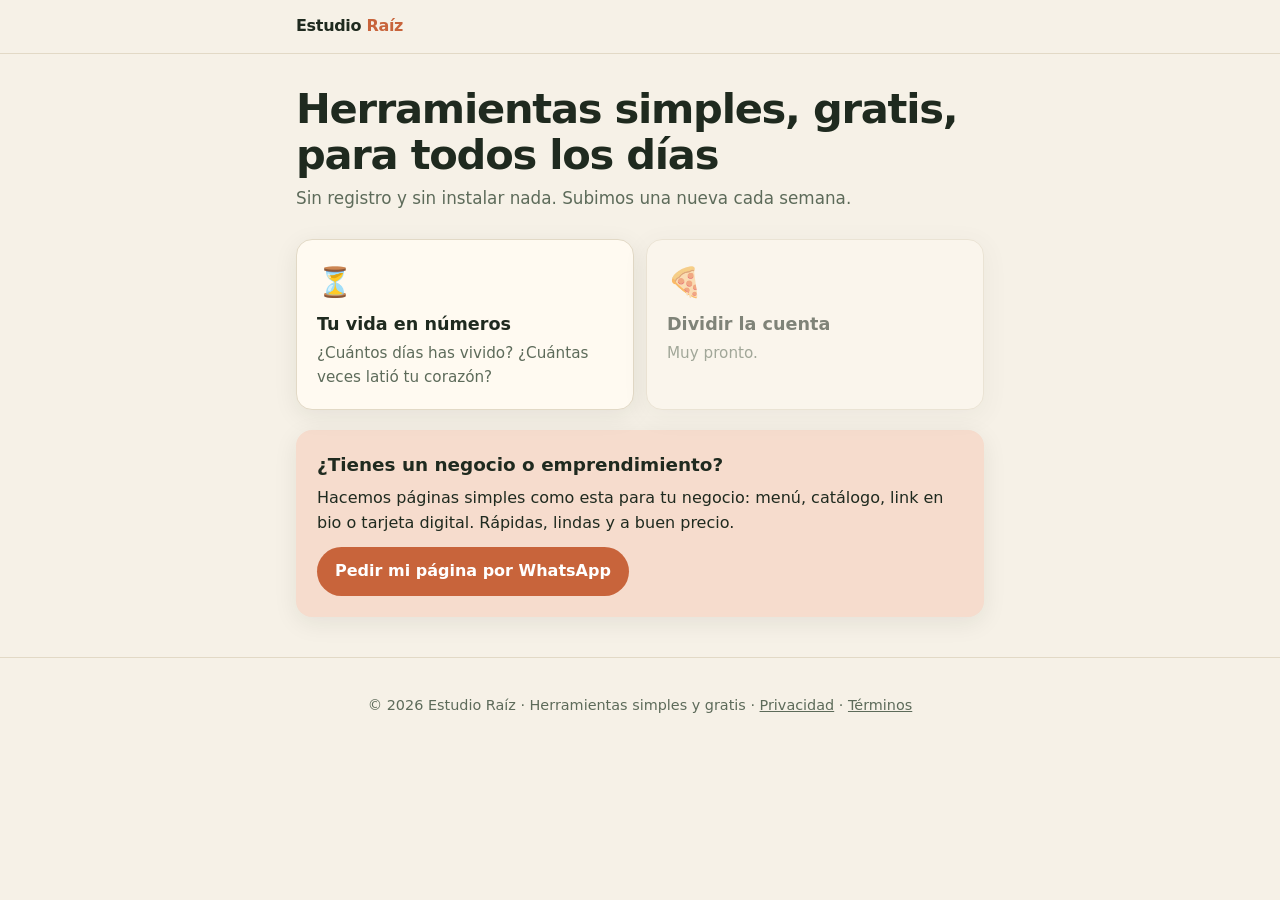
<file: index.html>
<!doctype html>
<html lang="es">
<head>
  <meta charset="utf-8">
  <meta name="viewport" content="width=device-width, initial-scale=1">
  <title>Estudio Raíz | Herramientas simples y gratis para el día a día</title>
  <meta name="description" content="Calculadoras, tests y utilidades gratis para el día a día. Sin registro, sin instalar nada. Una herramienta nueva cada semana.">
  <meta property="og:title" content="Estudio Raíz — herramientas simples y gratis">
  <meta property="og:description" content="Calculadoras, tests y utilidades gratis para el día a día.">
  <meta name="theme-color" content="#2f5d3a">
  <link rel="stylesheet" href="assets/raiz.css">
  <style>
    .tools { display: grid; gap: 12px; grid-template-columns: 1fr; margin: 20px 0; }
    @media (min-width: 560px) { .tools { grid-template-columns: 1fr 1fr; } }
    .tool { display: block; text-decoration: none; color: var(--ink); margin: 0; }
    .tool:hover { border-color: var(--accent); }
    .tool .ico { font-size: 1.8rem; }
    .tool h2 { font-size: 1.1rem; margin: 6px 0 4px; }
    .tool p { margin: 0; color: var(--muted); font-size: .95rem; }
    .tool.soon { opacity: .55; pointer-events: none; }
  </style>
</head>
<body>
  <header class="raiz-header">
    <div class="wrap"><a class="raiz-logo" href="./">Estudio <span>Raíz</span></a></div>
  </header>

  <main class="wrap">
    <section class="hero">
      <h1>Herramientas simples, gratis, para todos los días</h1>
      <p>Sin registro y sin instalar nada. Subimos una nueva cada semana.</p>
    </section>

    <!-- HERRAMIENTAS: agrega una tarjeta por cada página nueva (la más nueva primero) -->
    <section class="tools">
      <a class="card tool" href="tu-vida-en-numeros/">
        <div class="ico">⏳</div>
        <h2>Tu vida en números</h2>
        <p>¿Cuántos días has vivido? ¿Cuántas veces latió tu corazón?</p>
      </a>
      <div class="card tool soon" aria-disabled="true">
        <div class="ico">🍕</div>
        <h2>Dividir la cuenta</h2>
        <p>Muy pronto.</p>
      </div>
    </section>

    <div id="raiz-follow"></div>
    <div id="raiz-sell"></div>
  </main>

  <footer id="raiz-footer"></footer>
  <script src="assets/config.js"></script>
  <script src="assets/raiz.js"></script>
</body>
</html>
</file>
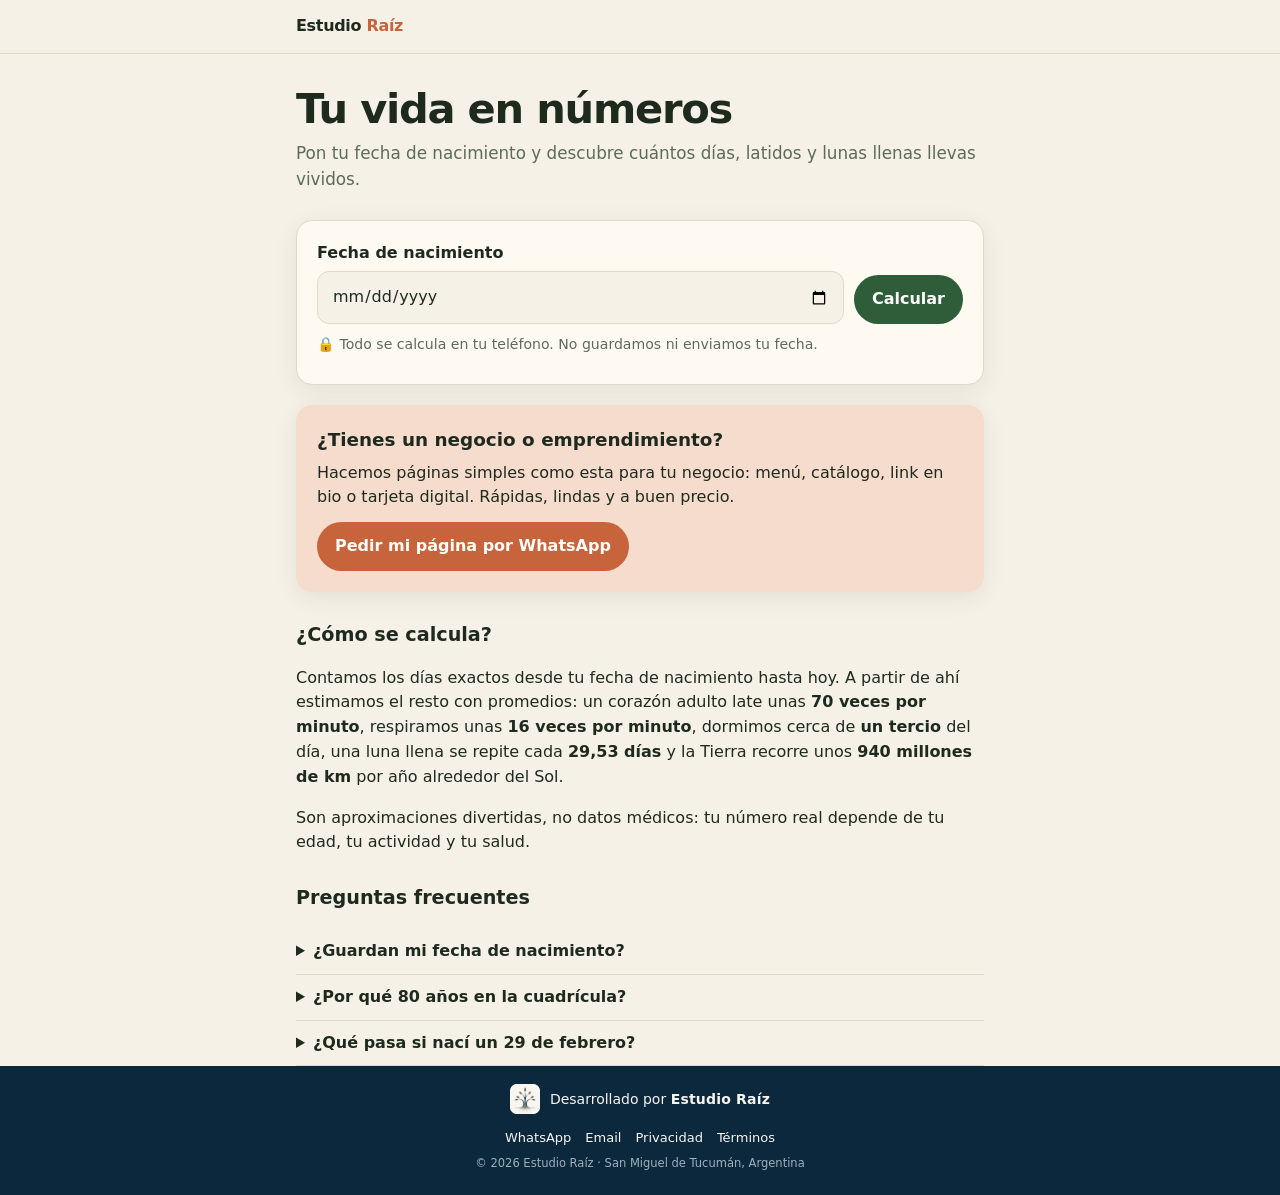
<file: tu-vida-en-numeros/index.html>
<!doctype html>
<html lang="es">
<head>
  <meta charset="utf-8">
  <meta name="viewport" content="width=device-width, initial-scale=1">
  <title>Tu vida en números: ¿cuántos días has vivido? | Estudio Raíz</title>
  <meta name="description" content="Pon tu fecha de nacimiento y descubre cuántos días, horas y latidos llevas vividos, cuántas lunas llenas viste y cuántos km viajaste alrededor del Sol. Gratis.">
  <meta property="og:type" content="website">
  <meta property="og:title" content="Tu vida en números">
  <meta property="og:description" content="¿Cuántos días has vivido? ¿Cuántas veces latió tu corazón? Descúbrelo gratis en 5 segundos.">
  <meta name="twitter:card" content="summary_large_image">
  <meta name="theme-color" content="#2f5d3a">
  <meta name="author" content="Estudio Raíz">
  <link rel="canonical" href="https://mi-vida-en-numeros.vercel.app/tu-vida-en-numeros/">
  <link rel="icon" href="../assets/tu-vida-en-numeros.svg" type="image/svg+xml">
  <link rel="stylesheet" href="../assets/raiz.css">
  <style>
    .stats { display: grid; grid-template-columns: repeat(2, 1fr); gap: 10px; }
    @media (min-width: 560px) { .stats { grid-template-columns: repeat(3, 1fr); } }
    .stat { background: var(--bg); border: 1px solid var(--line); border-radius: 12px; padding: 12px; }
    .stat b { display: block; font-size: 1.35rem; letter-spacing: -.02em; font-variant-numeric: tabular-nums; }
    .stat span { color: var(--muted); font-size: .88rem; }
    .big { text-align: center; padding: 8px 0 16px; }
    .big .n { font-size: clamp(2.4rem, 11vw, 3.6rem); font-weight: 800; color: var(--accent); letter-spacing: -.04em; line-height: 1; font-variant-numeric: tabular-nums; }
    .big .l { color: var(--muted); }
    .age { text-align: center; font-size: 1.1rem; margin-bottom: 16px; }
    .ticker { text-align: center; margin: 16px 0 0; font-variant-numeric: tabular-nums; }
    .row { display: flex; gap: 10px; align-items: end; }
    .row > div { flex: 1; }
    #weeks { width: 100%; height: auto; display: block; margin-top: 8px; }
    .legend { display: flex; gap: 14px; flex-wrap: wrap; font-size: .85rem; color: var(--muted); margin-top: 8px; }
    .legend i { display: inline-block; width: 10px; height: 10px; border-radius: 2px; margin-right: 5px; vertical-align: -1px; }
    .content h2 { font-size: 1.2rem; margin-top: 28px; }
    .content details { border-bottom: 1px solid var(--line); padding: 10px 0; }
    .content summary { cursor: pointer; font-weight: 600; }
  </style>
</head>
<body>
  <header class="raiz-header">
    <div class="wrap">
      <a class="raiz-logo" href="https://estudio-raiz.vercel.app" target="_blank" rel="noopener">Estudio <span>Raíz</span></a>
    </div>
  </header>

  <main class="wrap">
    <section class="hero">
      <h1>Tu vida en números</h1>
      <p>Pon tu fecha de nacimiento y descubre cuántos días, latidos y lunas llenas llevas vividos.</p>
    </section>

    <form class="card" id="form" novalidate>
      <div class="row">
        <div>
          <label for="nac">Fecha de nacimiento</label>
          <input type="date" id="nac" required>
        </div>
        <button class="btn" type="submit">Calcular</button>
      </div>
      <p class="small muted" style="margin:10px 0 0">🔒 Todo se calcula en tu teléfono. No guardamos ni enviamos tu fecha.</p>
      <p class="small" id="err" role="alert" style="color:var(--accent);margin:8px 0 0"></p>
    </form>

    <section id="res" class="hidden" aria-live="polite">
      <div class="card">
        <div class="big">
          <div class="n" id="dias">0</div>
          <div class="l">días vividos</div>
        </div>
        <div class="age" id="edad"></div>
        <div class="stats" id="stats"></div>
        <p class="ticker muted">Y contando: <b id="segs">0</b> segundos ⏱️</p>
      </div>

      <div class="card">
        <h2 style="margin:0 0 4px;font-size:1.15rem">Tu vida en semanas</h2>
        <p class="small muted" style="margin:0">Cada cuadrito es una semana de una vida de 80 años. Cada fila, un año.</p>
        <canvas id="weeks" width="520" height="800" role="img" aria-label="Cuadrícula de semanas vividas"></canvas>
        <div class="legend">
          <span><i style="background:var(--accent)"></i>Vividas</span>
          <span><i style="background:var(--line)"></i>Por vivir</span>
        </div>
      </div>

      <div class="card">
        <h2 style="margin:0 0 6px;font-size:1.15rem">Compártelo</h2>
        <p class="small muted" style="margin:0 0 10px">Crea una imagen para tus historias de Instagram, Facebook, TikTok o WhatsApp.</p>
        <button class="btn alt block" id="story" type="button">📲 Crear imagen para historias</button>
        <div class="share" data-share data-manual="1" id="share"></div>
      </div>
    </section>

    <div id="raiz-sell"></div>

    <section class="content">
      <h2>¿Cómo se calcula?</h2>
      <p>Contamos los días exactos desde tu fecha de nacimiento hasta hoy. A partir de ahí estimamos el resto con promedios:
        un corazón adulto late unas <b>70 veces por minuto</b>, respiramos unas <b>16 veces por minuto</b>, dormimos cerca de
        <b>un tercio</b> del día, una luna llena se repite cada <b>29,53 días</b> y la Tierra recorre unos <b>940 millones de km</b>
        por año alrededor del Sol.</p>
      <p>Son aproximaciones divertidas, no datos médicos: tu número real depende de tu edad, tu actividad y tu salud.</p>

      <h2>Preguntas frecuentes</h2>
      <details><summary>¿Guardan mi fecha de nacimiento?</summary>
        <p>No. El cálculo ocurre en tu navegador y la fecha nunca sale de tu dispositivo.</p></details>
      <details><summary>¿Por qué 80 años en la cuadrícula?</summary>
        <p>Es una referencia redonda cercana a la esperanza de vida en Latinoamérica. Es solo una forma visual de ver el tiempo.</p></details>
      <details><summary>¿Qué pasa si nací un 29 de febrero?</summary>
        <p>En los años no bisiestos tomamos el 1 de marzo como tu próximo cumpleaños.</p></details>
    </section>
  </main>


  <script src="../assets/config.js"></script>
  <script src="../assets/raiz.js"></script>
  <script>
  (function () {
    const $ = (id) => document.getElementById(id);
    const fmt = (n) => Math.round(n).toLocaleString("es", { useGrouping: "always" });
    const DAY = 86400000;
    const DIAS_SEMANA = ["domingo", "lunes", "martes", "miércoles", "jueves", "viernes", "sábado"];
    let birth = null, data = null, timer = null;

    const input = $("nac");
    const today = new Date();
    input.max = today.toISOString().slice(0, 10);
    input.min = (today.getFullYear() - 120) + "-01-01";

    function utc(d) { return Date.UTC(d.getFullYear(), d.getMonth(), d.getDate()); }

    function calc(b) {
      const now = new Date();
      // Edad exacta en años, meses y días
      let y = now.getFullYear() - b.getFullYear();
      let m = now.getMonth() - b.getMonth();
      let d = now.getDate() - b.getDate();
      if (d < 0) { m--; d += new Date(now.getFullYear(), now.getMonth(), 0).getDate(); }
      if (m < 0) { y--; m += 12; }

      const dias = Math.round((utc(now) - utc(b)) / DAY);
      const minutos = (now - b) / 60000;
      const anios = dias / 365.25;

      let prox = new Date(now.getFullYear(), b.getMonth(), b.getDate());
      if (utc(prox) < utc(now)) prox = new Date(now.getFullYear() + 1, b.getMonth(), b.getDate());
      const faltan = Math.round((utc(prox) - utc(now)) / DAY);

      return {
        y, m, d, dias, anios, faltan,
        semanas: dias / 7,
        horas: dias * 24,
        latidos: minutos * 70,
        respiraciones: minutos * 16,
        dormido: anios / 3,
        lunas: dias / 29.53,
        km: anios * 940e6,
        cumples: y,
        diaSemana: DIAS_SEMANA[b.getDay()],
      };
    }

    function render() {
      data = calc(birth);
      $("dias").textContent = fmt(data.dias);
      const partes = [`<b>${data.y}</b> años`, `<b>${data.m}</b> ${data.m === 1 ? "mes" : "meses"}`, `<b>${data.d}</b> ${data.d === 1 ? "día" : "días"}`];
      $("edad").innerHTML = `Tienes ${partes.join(", ")}. Naciste un <b>${data.diaSemana}</b>.`;
      const stats = [
        [fmt(data.semanas), "semanas"],
        [fmt(data.horas), "horas"],
        ["~" + fmt(data.latidos / 1e6) + " M", "latidos del corazón"],
        ["~" + fmt(data.respiraciones / 1e6) + " M", "respiraciones"],
        ["~" + fmt(data.dormido), "años durmiendo"],
        [fmt(data.lunas), "lunas llenas"],
        ["~" + fmt(data.km / 1e9) + " mil M", "km viajados alrededor del Sol"],
        [fmt(data.cumples), "vueltas al Sol (cumpleaños)"],
        [data.faltan === 0 ? "¡HOY! 🎂" : fmt(data.faltan), data.faltan === 0 ? "es tu cumpleaños" : "días para tu cumpleaños"],
      ];
      $("stats").innerHTML = stats.map(([n, l]) => `<div class="stat"><b>${n}</b><span>${l}</span></div>`).join("");
      drawWeeks();
      $("res").classList.remove("hidden");
      clearInterval(timer);
      const tick = () => { $("segs").textContent = fmt((Date.now() - birth) / 1000); };
      tick();
      timer = setInterval(tick, 1000);
    }

    function cssVar(name) { return getComputedStyle(document.documentElement).getPropertyValue(name).trim(); }

    function drawWeeks() {
      const cv = $("weeks"), ctx = cv.getContext("2d");
      const cols = 52, rows = 80, gap = 2;
      const cell = Math.floor((cv.width - gap * (cols - 1)) / cols);
      cv.height = rows * (cell + gap);
      ctx.clearRect(0, 0, cv.width, cv.height);
      const vividas = Math.floor(data.semanas);
      const on = cssVar("--accent"), off = cssVar("--line");
      for (let i = 0; i < cols * rows; i++) {
        ctx.fillStyle = i < vividas ? on : off;
        ctx.fillRect((i % cols) * (cell + gap), Math.floor(i / cols) * (cell + gap), cell, cell);
      }
    }

    function shareText() {
      return data
        ? `Llevo ${fmt(data.dias)} días vividos y mi corazón latió unas ${fmt(data.latidos / 1e6)} millones de veces 🫀 ¿Y tú?`
        : "¿Cuántos días has vivido? Descúbrelo gratis 👇";
    }

    // Imagen vertical 1080x1920 para historias
    function storyImage() {
      const W = 1080, H = 1920;
      const cv = document.createElement("canvas");
      cv.width = W; cv.height = H;
      const c = cv.getContext("2d");
      const F = "system-ui, -apple-system, 'Segoe UI', Roboto, Arial, sans-serif";
      c.fillStyle = "#2f5d3a"; c.fillRect(0, 0, W, H);
      c.fillStyle = "#c8643b"; c.fillRect(0, H - 360, W, 360);
      c.textAlign = "center"; c.fillStyle = "#f6f1e7";

      c.font = `600 54px ${F}`; c.fillText("MI VIDA EN NÚMEROS", W / 2, 230);
      c.font = `800 200px ${F}`; c.fillText(fmt(data.dias), W / 2, 500);
      c.font = `500 60px ${F}`; c.fillText("días vividos", W / 2, 590);

      const lines = [
        ["🫀", `${fmt(data.latidos / 1e6)} millones de latidos`],
        ["🌬️", `${fmt(data.respiraciones / 1e6)} millones de respiraciones`],
        ["🌕", `${fmt(data.lunas)} lunas llenas`],
        ["😴", `${fmt(data.dormido)} años durmiendo`],
        ["🌍", `${fmt(data.km / 1e9)} mil millones de km`],
      ];
      c.font = `500 52px ${F}`;
      lines.forEach(([e, t], i) => c.fillText(`${e}  ${t}`, W / 2, 790 + i * 120));

      c.fillStyle = "#ffffff";
      c.font = `700 58px ${F}`; c.fillText("¿Y tú? Calcúlalo gratis 👇", W / 2, H - 240);
      const C = window.Raiz.config;
      c.font = `500 46px ${F}`;
      c.fillText((C.dominio || location.host).replace(/^https?:\/\//, ""), W / 2, H - 150);
      if (C.usuario) c.fillText(C.usuario, W / 2, H - 80);
      return new Promise((r) => cv.toBlob(r, "image/png"));
    }

    $("form").addEventListener("submit", (e) => {
      e.preventDefault();
      $("err").textContent = "";
      const v = input.value;
      if (!v) { $("err").textContent = "Elige tu fecha de nacimiento."; return; }
      const [yy, mm, dd] = v.split("-").map(Number);
      const b = new Date(yy, mm - 1, dd);
      const now = new Date();
      if (b > now) { $("err").textContent = "Esa fecha todavía no llegó 😉"; return; }
      if (now.getFullYear() - yy > 120) { $("err").textContent = "Revisa el año: parece demasiado antiguo."; return; }
      birth = b;
      render();
      $("res").scrollIntoView({ behavior: "smooth", block: "start" });
    });

    $("story").addEventListener("click", async () => {
      if (!data) return;
      const blob = await storyImage();
      window.Raiz.shareFile(blob, "mi-vida-en-numeros.png", shareText());
    });

    window.Raiz.renderShare($("share"), shareText);
  })();
  </script>

<!-- ER-CREDIT:START · Pie de Estudio Raíz (no editar a mano: se regenera igual en todos los proyectos) -->
<style>
.er-credit{all:initial;display:block;box-sizing:border-box;width:100%;margin:0;padding:18px 16px 22px;background:#0B283D;color:#DCE3E8;font:400 13px/1.5 Inter,system-ui,-apple-system,"Segoe UI",Roboto,sans-serif;text-align:center;position:relative;z-index:1}
.er-credit *{box-sizing:border-box}
.er-credit a{color:#F9F6F1;text-decoration:none}
.er-credit a:hover,.er-credit a:focus-visible{text-decoration:underline;text-underline-offset:2px}
.er-credit__brand{display:inline-flex;align-items:center;gap:10px;font-size:14px}
.er-credit__brand img{width:30px;height:30px;border-radius:7px;display:block;background:#F9F6F1}
.er-credit__brand strong{font-weight:600;letter-spacing:.2px}
.er-credit__links{margin:8px 0 0;display:flex;flex-wrap:wrap;justify-content:center;gap:4px 14px}
.er-credit__legal{margin:8px 0 0;font-size:11.5px;color:#9FB0BC}
</style>
<footer class="er-credit" aria-label="Créditos">
  <a class="er-credit__brand" href="https://estudio-raiz.vercel.app" target="_blank" rel="noopener">
    <img src="../assets/estudio-raiz.png" alt="" width="30" height="30">
    <span>Desarrollado por <strong>Estudio Raíz</strong></span>
  </a>
  <p class="er-credit__links">
    <a href="https://wa.me/5492216823580" target="_blank" rel="noopener">WhatsApp</a>
    <a href="mailto:daniel.franco.dib@gmail.com">Email</a>
    <a href="https://estudio-raiz.vercel.app/privacidad" target="_blank" rel="noopener">Privacidad</a>
    <a href="https://estudio-raiz.vercel.app/terminos" target="_blank" rel="noopener">Términos</a>
  </p>
  <p class="er-credit__legal">© 2026 Estudio Raíz · San Miguel de Tucumán, Argentina</p>
</footer>
<!-- ER-CREDIT:END -->
</body>
</html>
</file>
<file: assets/raiz.css>
/* ============================================================
   Estudio Raíz — estilos base compartidos por TODAS las páginas
   No modificar por página: los estilos propios van en un <style>
   dentro de la página.
   ============================================================ */
:root {
  --bg: #f6f1e7;
  --surface: #fffaf1;
  --ink: #1f2a1f;
  --muted: #5d6b5a;
  --line: #e2d9c6;
  --brand: #2f5d3a;        /* verde raíz */
  --brand-ink: #ffffff;
  --accent: #c8643b;       /* terracota */
  --accent-soft: #f6dccd;
  --radius: 16px;
  --shadow: 0 6px 24px rgba(31, 42, 31, .08);
  --font: system-ui, -apple-system, "Segoe UI", Roboto, "Helvetica Neue", Arial, sans-serif;
}
@media (prefers-color-scheme: dark) {
  :root {
    --bg: #141a14;
    --surface: #1c241c;
    --ink: #eef2e8;
    --muted: #a7b3a2;
    --line: #2d3a2d;
    --brand: #7fbf8c;
    --brand-ink: #10180f;
    --accent: #ec8a5e;
    --accent-soft: #3a261d;
    --shadow: 0 6px 24px rgba(0, 0, 0, .35);
  }
}

* { box-sizing: border-box; }
html { -webkit-text-size-adjust: 100%; }
body {
  margin: 0;
  background: var(--bg);
  color: var(--ink);
  font-family: var(--font);
  line-height: 1.55;
}
img, canvas { max-width: 100%; }
a { color: var(--brand); }

.wrap { max-width: 720px; margin: 0 auto; padding: 0 16px; }

/* Cabecera */
.raiz-header { padding: 14px 0; border-bottom: 1px solid var(--line); }
.raiz-header .wrap { display: flex; align-items: center; justify-content: space-between; gap: 12px; }
.raiz-logo { font-weight: 800; text-decoration: none; color: var(--ink); letter-spacing: -.02em; }
.raiz-logo span { color: var(--accent); }
.raiz-header nav a { color: var(--muted); text-decoration: none; font-size: .95rem; }

/* Títulos */
.hero { padding: 32px 0 8px; }
.hero h1 { font-size: clamp(1.8rem, 6vw, 2.6rem); line-height: 1.1; margin: 0 0 8px; letter-spacing: -.03em; }
.hero p { color: var(--muted); margin: 0; font-size: 1.05rem; }

/* Tarjetas y formularios */
.card {
  background: var(--surface);
  border: 1px solid var(--line);
  border-radius: var(--radius);
  padding: 20px;
  margin: 20px 0;
  box-shadow: var(--shadow);
}
label { display: block; font-weight: 600; margin-bottom: 6px; }
input, select, textarea {
  width: 100%;
  font: inherit;
  padding: 12px 14px;
  border-radius: 12px;
  border: 1px solid var(--line);
  background: var(--bg);
  color: var(--ink);
}
input:focus, select:focus, textarea:focus, button:focus-visible, a:focus-visible {
  outline: 3px solid var(--accent);
  outline-offset: 2px;
}
.btn {
  display: inline-flex; align-items: center; justify-content: center; gap: 8px;
  font: inherit; font-weight: 700;
  padding: 12px 18px;
  border-radius: 999px;
  border: 0;
  cursor: pointer;
  background: var(--brand);
  color: var(--brand-ink);
  text-decoration: none;
}
.btn:hover { filter: brightness(1.08); }
.btn.alt { background: var(--accent); color: #fff; }
.btn.ghost { background: transparent; color: var(--ink); border: 1px solid var(--line); }
.btn.block { width: 100%; }

/* Barra de compartir */
.share { display: flex; flex-wrap: wrap; gap: 8px; margin-top: 12px; }
.share .btn { padding: 10px 14px; font-size: .92rem; }

/* Bloque "síguenos" */
.follow { text-align: center; }
.follow h2 { margin: 0 0 4px; font-size: 1.2rem; }
.follow p { margin: 0 0 12px; color: var(--muted); }
.social { display: flex; flex-wrap: wrap; justify-content: center; gap: 8px; }
.social a {
  display: inline-flex; align-items: center; gap: 6px;
  padding: 9px 14px; border-radius: 999px;
  border: 1px solid var(--line); background: var(--bg);
  text-decoration: none; color: var(--ink); font-weight: 600; font-size: .92rem;
}
.social a:hover { border-color: var(--accent); }
.social svg { width: 18px; height: 18px; fill: currentColor; }

/* Bloque de venta a negocios */
.sell { background: var(--accent-soft); border-color: transparent; }
.sell h2 { margin: 0 0 6px; font-size: 1.15rem; }
.sell p { margin: 0 0 12px; }

/* Espacio publicitario (solo visible si hay AdSense configurado) */
.ad-slot { display: none; margin: 20px 0; min-height: 100px; }
.ads-on .ad-slot { display: block; }

/* Pie */
.raiz-footer { border-top: 1px solid var(--line); margin-top: 40px; padding: 24px 0 40px; color: var(--muted); font-size: .9rem; text-align: center; }
.raiz-footer a { color: var(--muted); }

/* Aviso flotante */
.toast {
  position: fixed; left: 50%; bottom: 20px; transform: translateX(-50%) translateY(120%);
  background: var(--ink); color: var(--bg); padding: 10px 16px; border-radius: 999px;
  font-weight: 600; transition: transform .25s ease; z-index: 50; max-width: calc(100% - 32px);
}
.toast.show { transform: translateX(-50%) translateY(0); }

.hidden { display: none !important; }
.muted { color: var(--muted); }
.small { font-size: .88rem; }

@media (prefers-reduced-motion: reduce) {
  * { transition: none !important; animation: none !important; }
}
</file>
